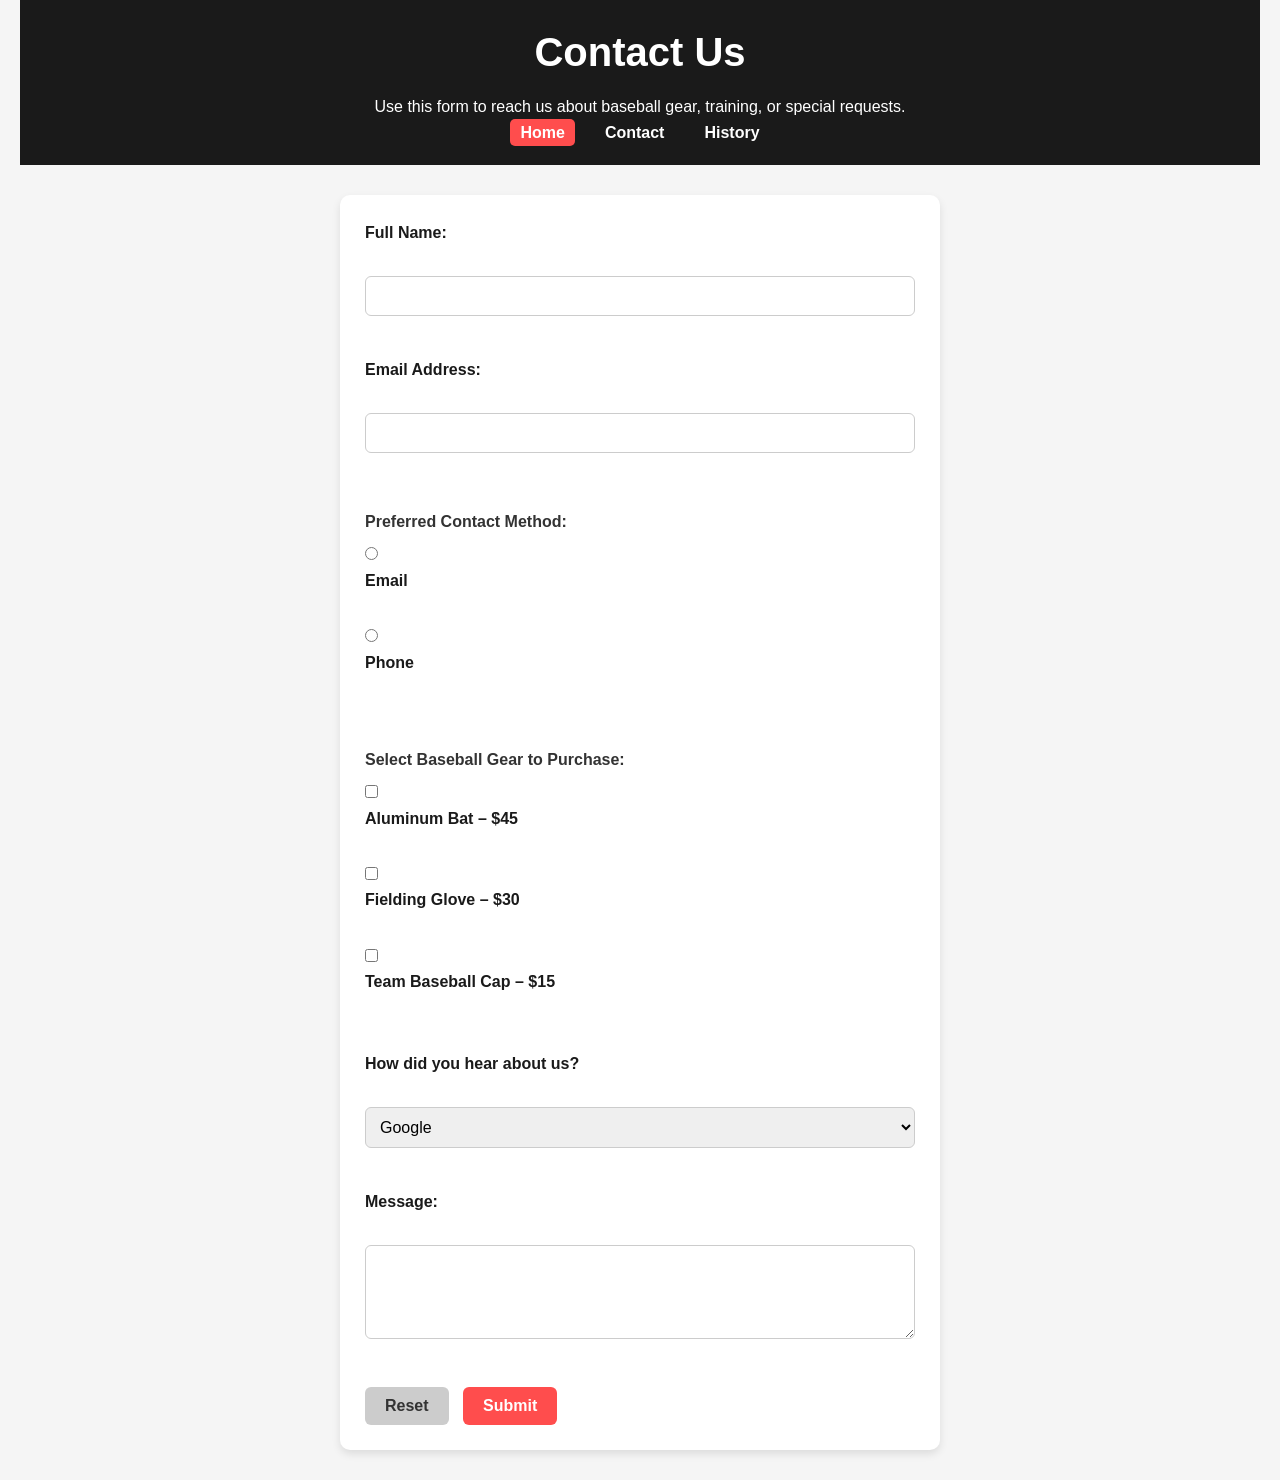
<file: 25SP-ITSE2302-J-Collado-module-5/25SP-ITSE2302-J-Collado-module-5/contactUs.html>
<!DOCTYPE html>
<html lang="en">
<head>
    <meta charset="UTF-8">
    <meta name="viewport" content="width=device-width, initial-scale=1.0">
    <title>Contact Us – Baseball Central</title>

    <!-- Linking main site stylesheet so the new page inherits the same theme -->
    <link rel="stylesheet" href="CSS/styles.css">
    
    <!-- Linking JavaScript file that handles validation and price calculations -->
    <script src="JavaScript/scripts/formValidation.js" defer></script>

</head>
<body>

    <header>
        <h1>Contact Us</h1>
        <p>Use this form to reach us about baseball gear, training, or special requests.</p>
        <!-- Primary site navigation (required to link contact page from index.html) -->
        <nav>
            <ul>
            <li><a href="index.html" class="active">Home</a></li>
            <li><a href="contactUs.html">Contact</a></li>
            <li><a href="history.html">History</a></li>
            </ul>
        </nav>
    </header>
  

    
    <!--
        CONTACT FORM
        This form collects customer information and gear purchases.
        The project requires specific input types including text fields,
        radio buttons, checkboxes with unique prices, a dropdown list,
        a textarea, and submit/reset buttons.
    -->
    <form id="contactForm">

        <!-- Two REQUIRED text fields (validated through JavaScript) -->
        <label for="fullName">Full Name:</label><br>
        <input type="text" id="fullName" name="fullName"><br><br>

        <label for="emailAddress">Email Address:</label><br>
        <input type="text" id="emailAddress" name="emailAddress"><br><br>

        <!-- Two radio buttons (user chooses preferred method of contact) -->
        <p>Preferred Contact Method:</p>
        <input type="radio" id="contactEmail" name="contactMethod" value="Email">
        <label for="contactEmail">Email</label><br>

        <input type="radio" id="contactPhone" name="contactMethod" value="Phone">
        <label for="contactPhone">Phone</label><br><br>

        <!-- Three checkboxes with unique prices (required for Function 3 pricing logic) -->
        <p>Select Baseball Gear to Purchase:</p>

        <input type="checkbox" id="bat" name="gear" value="45">
        <label for="bat">Aluminum Bat – $45</label><br>

        <input type="checkbox" id="glove" name="gear" value="30">
        <label for="glove">Fielding Glove – $30</label><br>

        <input type="checkbox" id="cap" name="gear" value="15">
        <label for="cap">Team Baseball Cap – $15</label><br><br>

        <!-- Dropdown list (required by project) -->
        <label for="referrer">How did you hear about us?</label><br>
        <select id="referrer" name="referrer">
            <option value="Google">Google</option>
            <option value="Social Media">Social Media</option>
        </select><br><br>

        <!-- Text area for additional user notes -->
        <label for="message">Message:</label><br>
        <textarea id="message" name="message" rows="4" cols="40"></textarea><br><br>

        <!-- Reset button clears the form; submit triggers the JavaScript validation -->
        <button type="reset">Reset</button>
        <button type="submit">Submit</button>

    </form>

    
</body>
</html>
</file>
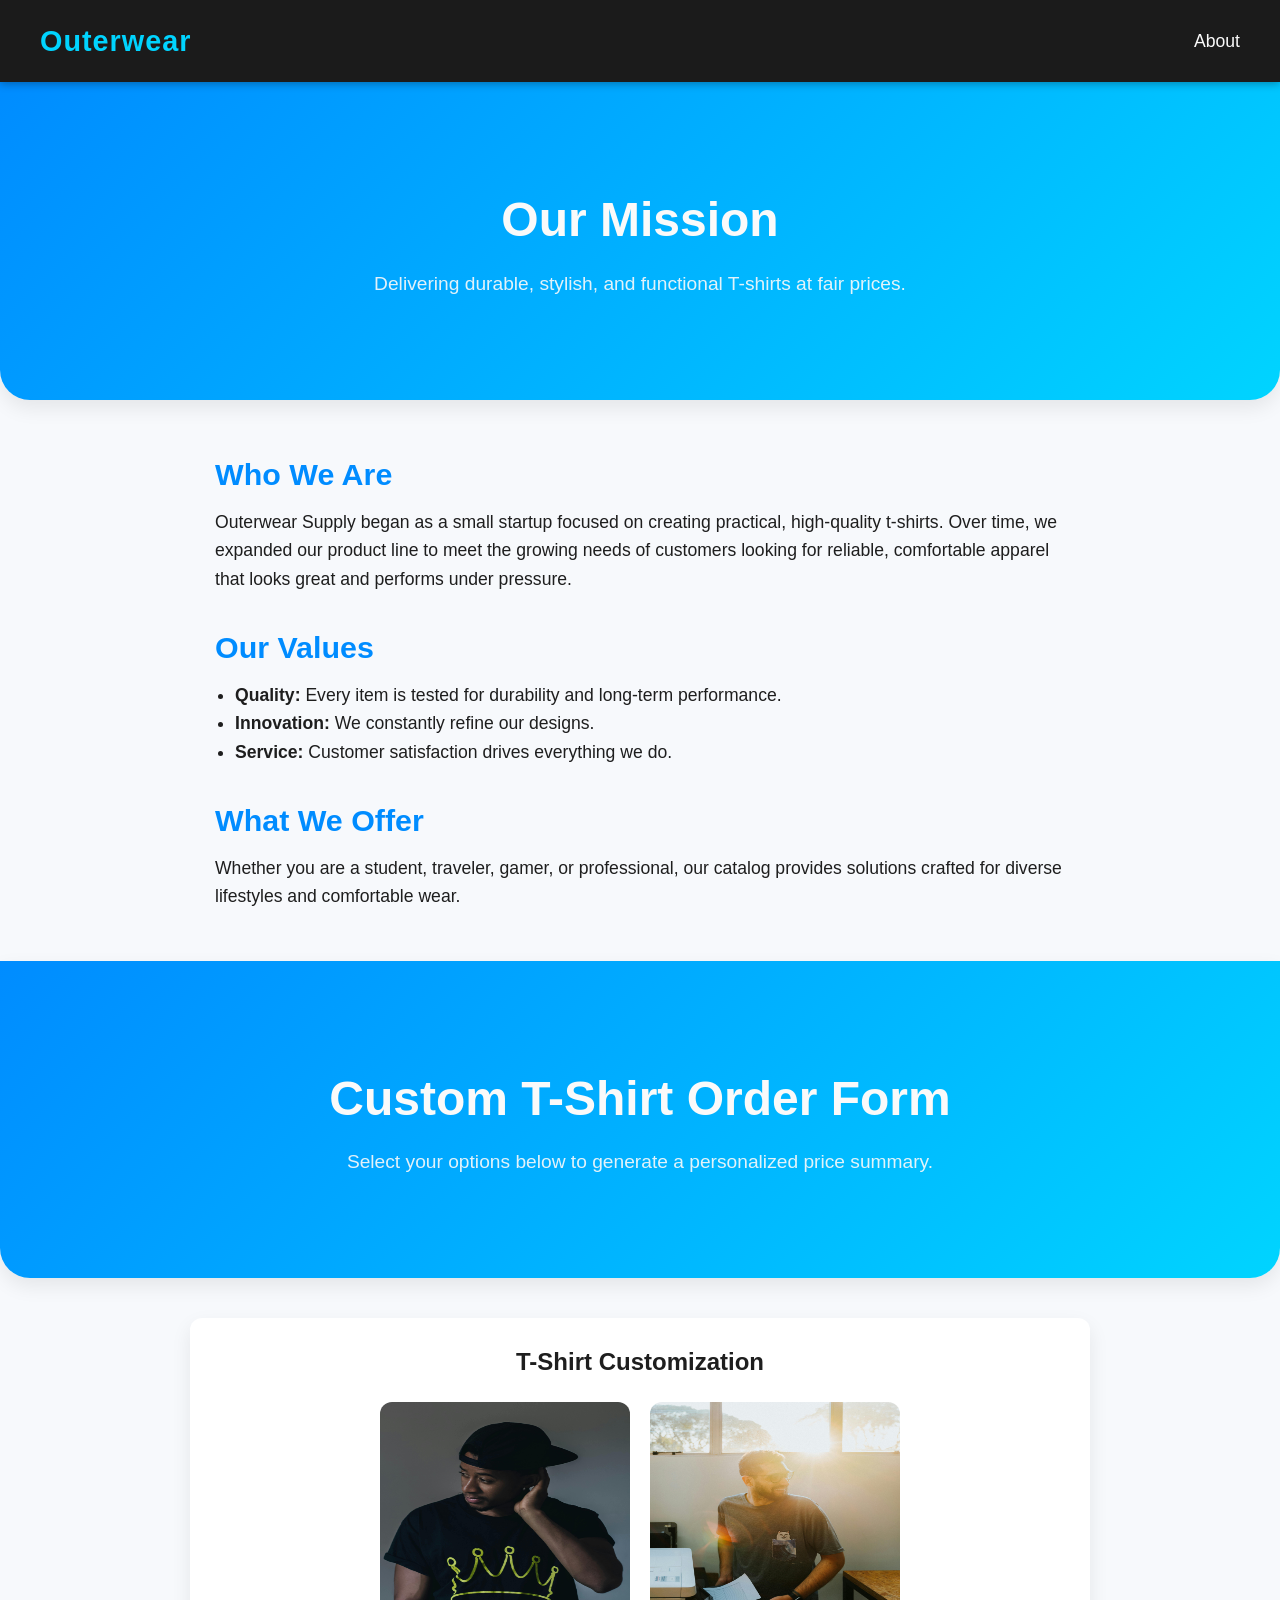
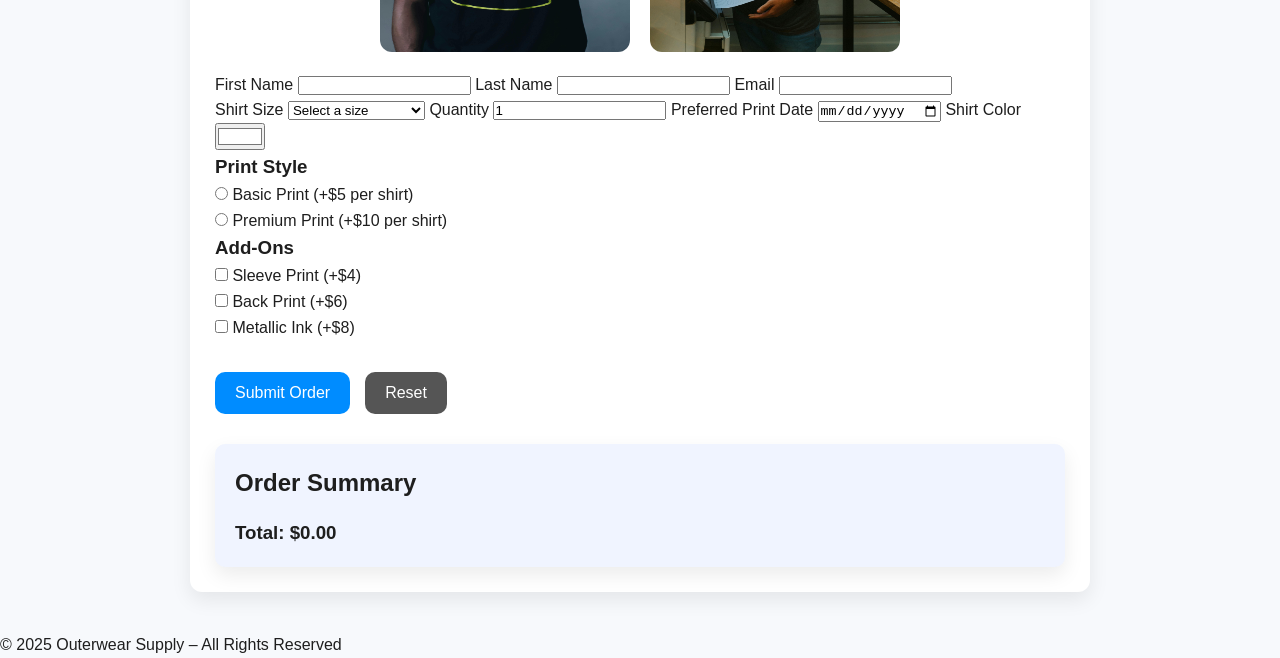
<file: JCMODULE 7/JCMODULE 7/about.html>
<!DOCTYPE html>
<html lang="en">
  <head>
    <meta charset="UTF-8" />
    <meta name="viewport" content="width=device-width, initial-scale=1.0" />
    <title>About - Outerwear Supply</title>
    <link rel="stylesheet" href="./css/styles.css" />
    <script src="./scripts/script.js" ></script>
  </head>
  <body>
    <header>
      <nav class="navbar">
        <div class="logo">Outerwear</div>
        <ul>
          <li><a href="about.html">About</a></li>
        </ul>
      </nav>
    </header>

    <section class="about-hero">
      <h1>Our Mission</h1>
      <p>
        Delivering durable, stylish, and functional T-shirts at fair prices.
      </p>
    </section>

    <section class="about-content">
      <h2>Who We Are</h2>
      <p>
        Outerwear Supply began as a small startup focused on creating practical,
        high-quality t-shirts. Over time, we expanded our product line to meet
        the growing needs of customers looking for reliable, comfortable apparel
        that looks great and performs under pressure.
      </p>

      <h2>Our Values</h2>
      <ul>
        <li>
          <strong>Quality:</strong> Every item is tested for durability and
          long-term performance.
        </li>
        <li><strong>Innovation:</strong> We constantly refine our designs.</li>
        <li>
          <strong>Service:</strong> Customer satisfaction drives everything we
          do.
        </li>
      </ul>

      <h2>What We Offer</h2>
      <p>
        Whether you are a student, traveler, gamer, or professional, our catalog
        provides solutions crafted for diverse lifestyles and comfortable wear.
      </p>
    </section>
    <section class="hero">
        <h1>Custom T-Shirt Order Form</h1>
        <p>Select your options below to generate a personalized price summary.</p>
      </section>
  
      <section
        class="content"
        style="
          max-width: 900px;
          margin: 40px auto;
          background: white;
          padding: 25px;
          border-radius: 12px;
          box-shadow: var(--card-shadow);
        "
      >
        <h2 style="text-align: center; margin-bottom: 20px">
          T-Shirt Customization
        </h2>
  
        <!-- ★★★ REQUIRED FORM ★★★ -->
        <form id="orderForm">
          <!-- Two optimized images -->
          <div
            style="
              display: flex;
              justify-content: center;
              gap: 20px;
              margin-bottom: 20px;
              flex-wrap: wrap;
            "
          >
            <img
              src="images/tshirt.jpg"
              alt="T-Shirt Example"
              width="250"
              height="250"
              style="border-radius: 12px"
            />
            <img
              src="images/printer.jpg"
              alt="Printing Machine"
              width="250"
              height="250"
              style="border-radius: 12px"
            />
          </div>
  
          <!-- CUSTOMER INFO -->
          <div class="form-section">
            <label>First Name</label>
            <input type="text" id="firstName"  />
  
            <label>Last Name</label>
            <input type="text" id="lastName"  />
  
            <label>Email</label>
            <input type="email" id="email"  />
          </div>
  
          <!-- ORDER OPTIONS -->
          <div class="form-section">
            <label>Shirt Size</label>
            <select id="size" >
              <option value="">Select a size</option>
              <option value="S">Small (–$1.00)</option>
              <option value="M">Medium (Standard)</option>
              <option value="L">Large (Standard)</option>
              <option value="XL">XL (+$2.00)</option>
            </select>
  
            <label>Quantity</label>
            <input type="number" id="quantity" min="1" value="1"  />
  
            <label>Preferred Print Date</label>
            <input type="date" id="printDate" />
  
            <label>Shirt Color</label>
            <input type="color" id="shirtColor" value="#ffffff" />
          </div>
  
          <!-- PRINT STYLE (RADIO BUTTONS) -->
          <div class="form-section">
            <h3>Print Style</h3>
            <label
              ><input type="radio" name="printStyle" value="5" /> Basic Print (+$5
              per shirt)</label
            ><br />
            <label
              ><input type="radio" name="printStyle" value="10" /> Premium Print
              (+$10 per shirt)</label
            ><br />
          </div>
  
          <!-- ADD-ONS (CHECKBOXES) -->
          <div class="form-section">
            <h3>Add-Ons</h3>
            <label
              ><input type="checkbox" name="addon" value="4" /> Sleeve Print
              (+$4)</label
            ><br />
            <label
              ><input type="checkbox" name="addon" value="6" /> Back Print
              (+$6)</label
            ><br />
            <label
              ><input type="checkbox" name="addon" value="8" /> Metallic Ink
              (+$8)</label
            ><br />
          </div>
  
          <!-- ACTION BUTTONS -->
          <div style="margin-top: 20px; display: flex; gap: 15px">
            <button type="submit" class="buy-btn">Submit Order</button>
            <button
              type="reset"
              id="resetForm"
              class="buy-btn"
              style="background: #555"
            >
              Reset
            </button>
          </div>
        </form>
  
        <!-- SUMMARY BOX (JS uses this) -->
        <div
          id="summary"
          class="hidden"
          style="
            margin-top: 30px;
            padding: 20px;
            border-radius: 10px;
            background: #f0f4ff;
            box-shadow: var(--card-shadow);
          "
        >
          <h2>Order Summary</h2>
          <div id="summaryContent"></div>
          <h3 style="margin-top: 15px">
            Total: <span id="totalAmount">$0.00</span>
          </h3>
        </div>
      </section>

  

      <p>&copy; 2025 Outerwear Supply – All Rights Reserved</p>
    </footer>
  </body>
</html>
</file>
<file: 25SP-ITSE2302-J-Collado-module-5/25SP-ITSE2302-J-Collado-module-5/CSS/styles.css>
/* ===== General Styles ===== */
* {
    box-sizing: border-box;
    margin: 0;
    padding: 0;
    font-family: 'Arial', sans-serif;
  }
  
  body {
    line-height: 1.6;
    background-color: #f5f5f5;
    color: #333;
    padding: 0 20px;
  }
  
  /* ===== Header & Navigation ===== */
  header {
    background-color: #1a1a1a;
    color: #fff;
    padding: 20px 0;
    text-align: center;
  }
  
  header h1 {
    font-size: 2.5rem;
    margin-bottom: 10px;
  }
  
  nav ul {
    list-style: none;
    display: flex;
    justify-content: center;
    gap: 20px;
  }
  
.jerryimage{
    width: 300px;
    height: 200px;
}

  nav ul li a {
    color: #fff;
    text-decoration: none;
    font-weight: bold;
    padding: 5px 10px;
    border-radius: 5px;
    transition: background-color 0.3s;
  }
  
  nav ul li a:hover,
  nav ul li a.active {
    background-color: #ff4d4d;
    color: #fff;
  }
  
  /* ===== Main Content ===== */
  main {
    max-width: 900;
    margin: 40px auto;
    background-color: #fff;
    padding: 20px;
    border-radius: 10px;
    box-shadow: 0 4px 8px rgba(0,0,0,0.1);
  }
  
  main h2 {
    color: #1a1a1a;
    margin-bottom: 15px;
  }
  
  main p {
    margin-bottom: 20px;
    font-size: 1.1rem;
  }
  
  main img {
    display: block;
    margin: 20px auto;
    max-width: 100%;
    border-radius: 10px;
    box-shadow: 0 2px 6px rgba(0,0,0,0.2);
  }
  
  /* ===== Footer ===== */
  footer {
    text-align: center;
    margin-top: 40px;
    padding: 15px 0;
    background-color: #1a1a1a;
    color: #fff;
    border-top: 2px solid #ff4d4d;
  }
  
  /* ===== Responsive Design ===== */
  @media (max-width: 100px) {
    nav ul {
      flex-direction: column;
      gap: 10px;
    }
  
    header h1 {
      font-size: 2rem;
    }
  
    main {
      padding: 15px;
    }
  }


  /* ===== Contact Form Styles ===== */
form#contactForm {
  max-width: 600px;
  margin: 30px auto;
  padding: 25px;
  background-color: #fff;
  border-radius: 10px;
  box-shadow: 0 4px 8px rgba(0,0,0,0.1);
}

form#contactForm label {
  display: block;
  font-weight: bold;
  margin-bottom: 5px;
  color: #1a1a1a;
}

form#contactForm input[type="text"],
form#contactForm select,
form#contactForm textarea {
  width: 100%;
  padding: 10px;
  margin-bottom: 15px;
  border: 1px solid #ccc;
  border-radius: 6px;
  font-size: 1rem;
  transition: border-color 0.3s;
}

form#contactForm input[type="text"]:focus,
form#contactForm select:focus,
form#contactForm textarea:focus {
  border-color: #ff4d4d;
  outline: none;
}

form#contactForm input[type="radio"],
form#contactForm input[type="checkbox"] {
  margin-right: 8px;
}

form#contactForm p {
  font-weight: bold;
  margin: 15px 0 8px;
  color: #333;
}

form#contactForm button {
  padding: 10px 20px;
  margin-right: 10px;
  border: none;
  border-radius: 6px;
  font-size: 1rem;
  font-weight: bold;
  cursor: pointer;
  transition: background-color 0.3s;
}

form#contactForm button[type="submit"] {
  background-color: #ff4d4d;
  color: #fff;
}

form#contactForm button[type="submit"]:hover {
  background-color: #e63939;
}

form#contactForm button[type="reset"] {
  background-color: #ccc;
  color: #333;
}

form#contactForm button[type="reset"]:hover {
  background-color: #999;
}


  /* ===== Responsive Contact Form ===== */

@media (max-width: 600px) {
  form#contactForm {
    padding: 15px;
  }
  form#contactForm button {
    width: 100%;
    margin-bottom: 10px;
  }
}
</file>
<file: JCMODULE 7/JCMODULE 7/css/styles.css>
/* ---------------------------------------------------------
   GLOBAL RESET & ROOT COLORS
--------------------------------------------------------- */
* {
  margin: 0;
  padding: 0;
  box-sizing: border-box;
}

html {
  scroll-behavior: smooth;
}

:root {
  --brand-primary: #008cff;
  --brand-secondary: #00d4ff;
  --brand-dark: #1b1b1b;
  --brand-light: #f7f9fc;
  --text-dark: #1e1e1e;
  --text-light: #fafafa;
  --card-shadow: 0 8px 20px rgba(0, 0, 0, 0.08);
  --radius: 10px;
  --transition: 0.25s ease;
}

body {
  font-family: "Segoe UI", Arial, sans-serif;
  background: var(--brand-light);
  color: var(--text-dark);
  line-height: 1.6;
}

/* ---------------------------------------------------------
   NAVBAR
--------------------------------------------------------- */
.navbar {
  background: var(--brand-dark);
  padding: 18px 40px;
  display: flex;
  justify-content: space-between;
  align-items: center;
  box-shadow: 0 2px 8px rgba(0, 0, 0, 0.3);
  position: sticky;
  top: 0;
  z-index: 1000;
}

.logo {
  color: var(--brand-secondary);
  font-size: 1.8rem;
  font-weight: bold;
  letter-spacing: 1px;
}

.navbar ul {
  display: flex;
  list-style: none;
  gap: 30px;
}

.navbar a {
  color: var(--text-light);
  text-decoration: none;
  font-size: 1.1rem;
  position: relative;
}

.navbar a:hover {
  color: var(--brand-secondary);
}

.navbar a.active::after {
  content: "";
  position: absolute;
  width: 50%;
  height: 3px;
  background: var(--brand-secondary);
  bottom: -5px;
  left: 25%;
  border-radius: 2px;
}

/* ---------------------------------------------------------
   HERO SECTIONS
--------------------------------------------------------- */
.hero,
.about-hero {
  background: linear-gradient(
    135deg,
    var(--brand-primary),
    var(--brand-secondary)
  );
  padding: 100px 20px;
  text-align: center;
  color: var(--text-light);
  border-radius: 0 0 30px 30px;
  box-shadow: var(--card-shadow);
}

.hero h1,
.about-hero h1 {
  font-size: 3rem;
  font-weight: 800;
}

.hero p,
.about-hero p {
  margin-top: 10px;
  font-size: 1.2rem;
  opacity: 0.9;
}

/* CALL TO ACTION BUTTON */
.cta-button {
  display: inline-block;
  margin-top: 25px;
  padding: 15px 35px;
  background: white;
  color: var(--brand-primary);
  font-weight: bold;
  border-radius: var(--radius);
  transition: var(--transition);
}

.cta-button:hover {
  transform: translateY(-3px);
  background: var(--brand-light);
}

/* ---------------------------------------------------------
   HOME PAGE HIGHLIGHTS
--------------------------------------------------------- */
.highlights {
  padding: 60px 30px;
  text-align: center;
}

.highlights h2 {
  font-size: 2.2rem;
  margin-bottom: 30px;
}

.highlight-container {
  display: flex;
  justify-content: center;
  gap: 30px;
  flex-wrap: wrap;
}

.highlight-box {
  background: white;
  padding: 25px;
  width: 300px;
  border-radius: var(--radius);
  box-shadow: var(--card-shadow);
  transition: var(--transition);
}

.highlight-box:hover {
  transform: translateY(-8px);
}

/* ---------------------------------------------------------
   PRODUCT GRID (HOME + SHOP PAGE)
--------------------------------------------------------- */
.product-grid {
  display: grid;
  grid-template-columns: repeat(auto-fit, minmax(260px, 1fr));
  gap: 30px;
  padding: 40px;
}

.product-card {
  background: white;
  padding: 20px;
  border-radius: var(--radius);
  box-shadow: var(--card-shadow);
  text-align: center;
  transition: var(--transition);
}

.product-card:hover {
  transform: translateY(-8px);
}

.product-card img {
  width: 100%;
  border-radius: var(--radius);
}

.product-card h3 {
  margin-top: 15px;
  font-size: 1.4rem;
}

.price {
  font-size: 1.3rem;
  font-weight: bold;
  color: var(--brand-primary);
  margin: 10px 0;
}

.buy-btn {
  background: var(--brand-primary);
  color: white;
  border: none;
  padding: 12px 20px;
  border-radius: var(--radius);
  cursor: pointer;
  font-size: 1rem;
  margin-top: 12px;
  transition: var(--transition);
}

.buy-btn:hover {
  background: var(--brand-secondary);
  transform: translateY(-3px);
}

/* ---------------------------------------------------------
   ABOUT PAGE CONTENT
--------------------------------------------------------- */
.about-content {
  max-width: 900px;
  margin: 50px auto;
  padding: 0 25px;
}

.about-content h2 {
  margin-top: 30px;
  font-size: 1.9rem;
  color: var(--brand-primary);
}

.about-content p,
.about-content ul {
  font-size: 1.1rem;
  margin-top: 10px;
}

.about-content ul {
  padding-left: 20px;
  list-style-type: disc;
}

/* ---------------------------------------------------------
   FOOTER
--------------------------------------------------------- */
footer {
  background: var(--brand-dark);
  color: #ccc;
  padding: 20px;
  text-align: center;
  margin-top: 60px;
}

/* ---------------------------------------------------------
   RESPONSIVE MEDIA QUERIES
--------------------------------------------------------- */
@media (max-width: 900px) {
  .hero h1,
  .about-hero h1 {
    font-size: 2.3rem;
  }

  .navbar ul {
    gap: 15px;
  }
}

@media (max-width: 600px) {
  .navbar {
    flex-direction: column;
    gap: 10px;
    text-align: center;
  }

  .highlight-box {
    width: 90%;
  }

  .hero,
  .about-hero {
    padding: 70px 20px;
  }
}
</file>
